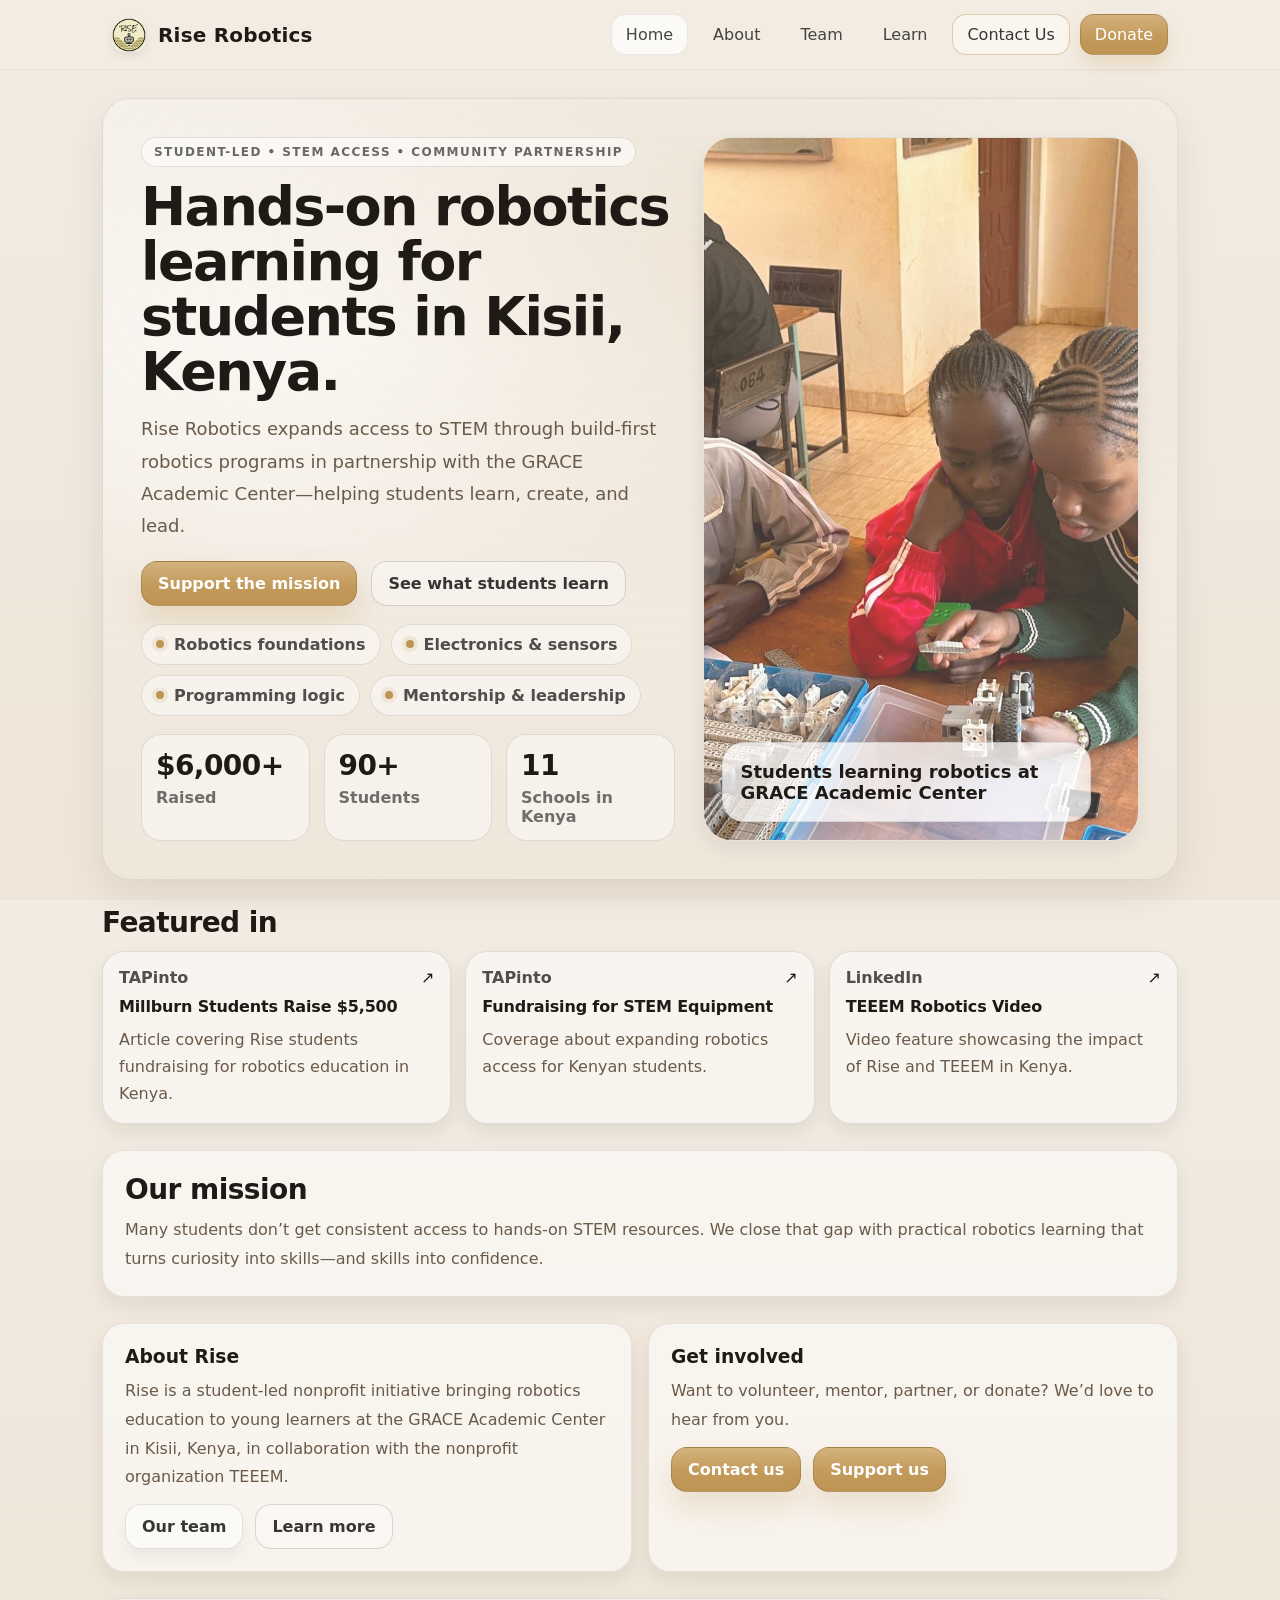
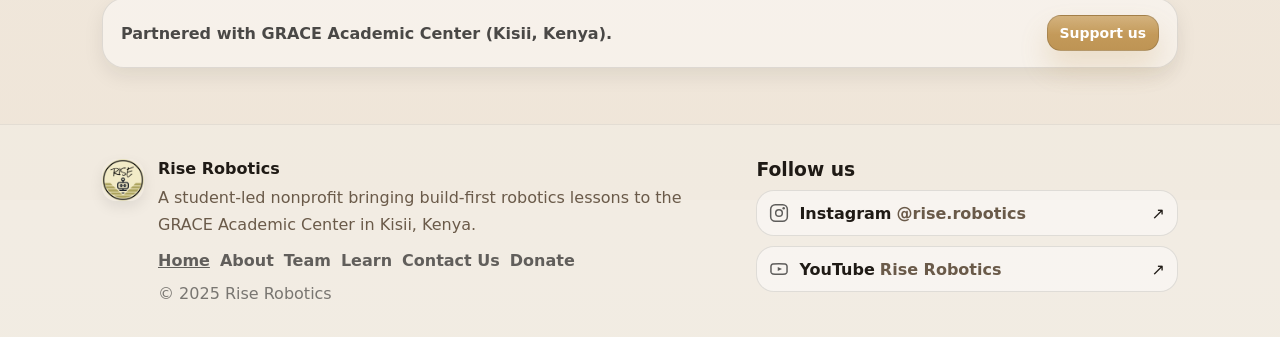
<file: index.html>
<!doctype html>
<html lang="en">
<head>
  <meta charset="utf-8" />
  <meta name="viewport" content="width=device-width, initial-scale=1" />
  <title>Rise Robotics | Home</title>
  <meta name="theme-color" content="#f2ece3" />
  <link rel="icon" href="images/rise-logo.png" />
  <link rel="stylesheet" href="styles.css" />
  <script defer src="app.js"></script>
</head>
<body data-page="home">
  <div id="site-header"></div>
  <main id="main">
    <div class="container">
      <noscript>
        <div class="card prose" style="margin-top:16px">
          This site needs JavaScript enabled to load content from <code>content.json</code>.
        </div>
      </noscript>
      <div id="page-home"></div>
    </div>
  </main>
  <div id="site-footer"></div>
</body>
</html>
</file>
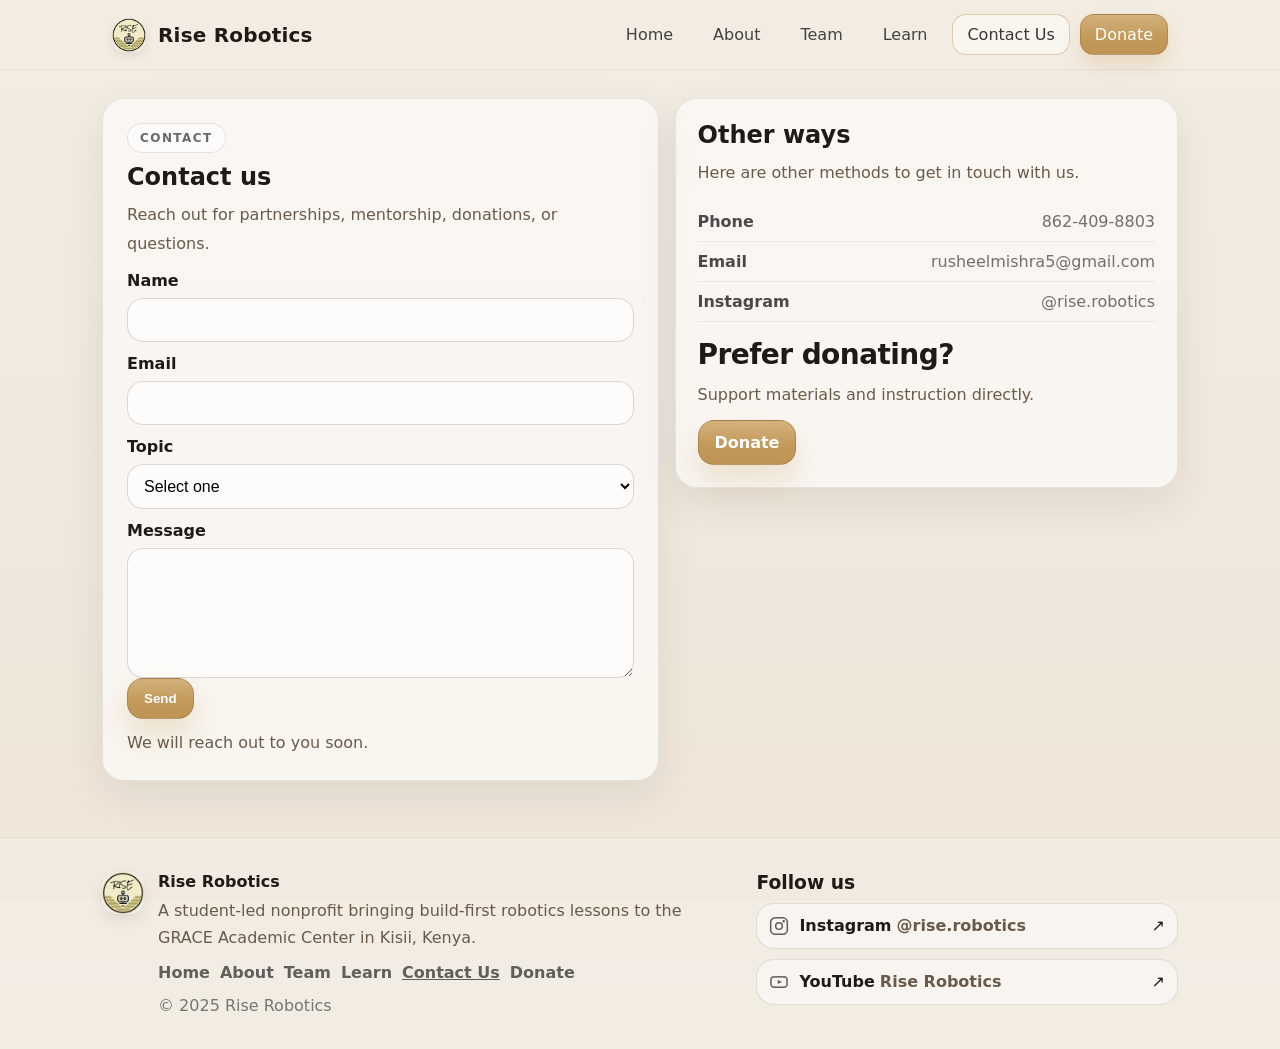
<file: contact.html>
<!doctype html>
<html lang="en">
<head>
  <meta charset="utf-8" />
  <meta name="viewport" content="width=device-width, initial-scale=1" />
  <title>Rise Robotics | Contact</title>
  <meta name="theme-color" content="#f2ece3" />
  <link rel="icon" href="images/rise-logo.png" />
  <link rel="stylesheet" href="styles.css" />
  <script defer src="app.js"></script>
</head>
<body data-page="contact">
  <div id="site-header"></div>
  <main id="main">
    <div class="container">
      <noscript>
        <div class="card prose" style="margin-top:16px">
          This site needs JavaScript enabled to load content from <code>content.json</code>.
        </div>
      </noscript>
      <div id="page-contact"></div>
    </div>
  </main>
  <div id="site-footer"></div>
</body>
</html>
</file>
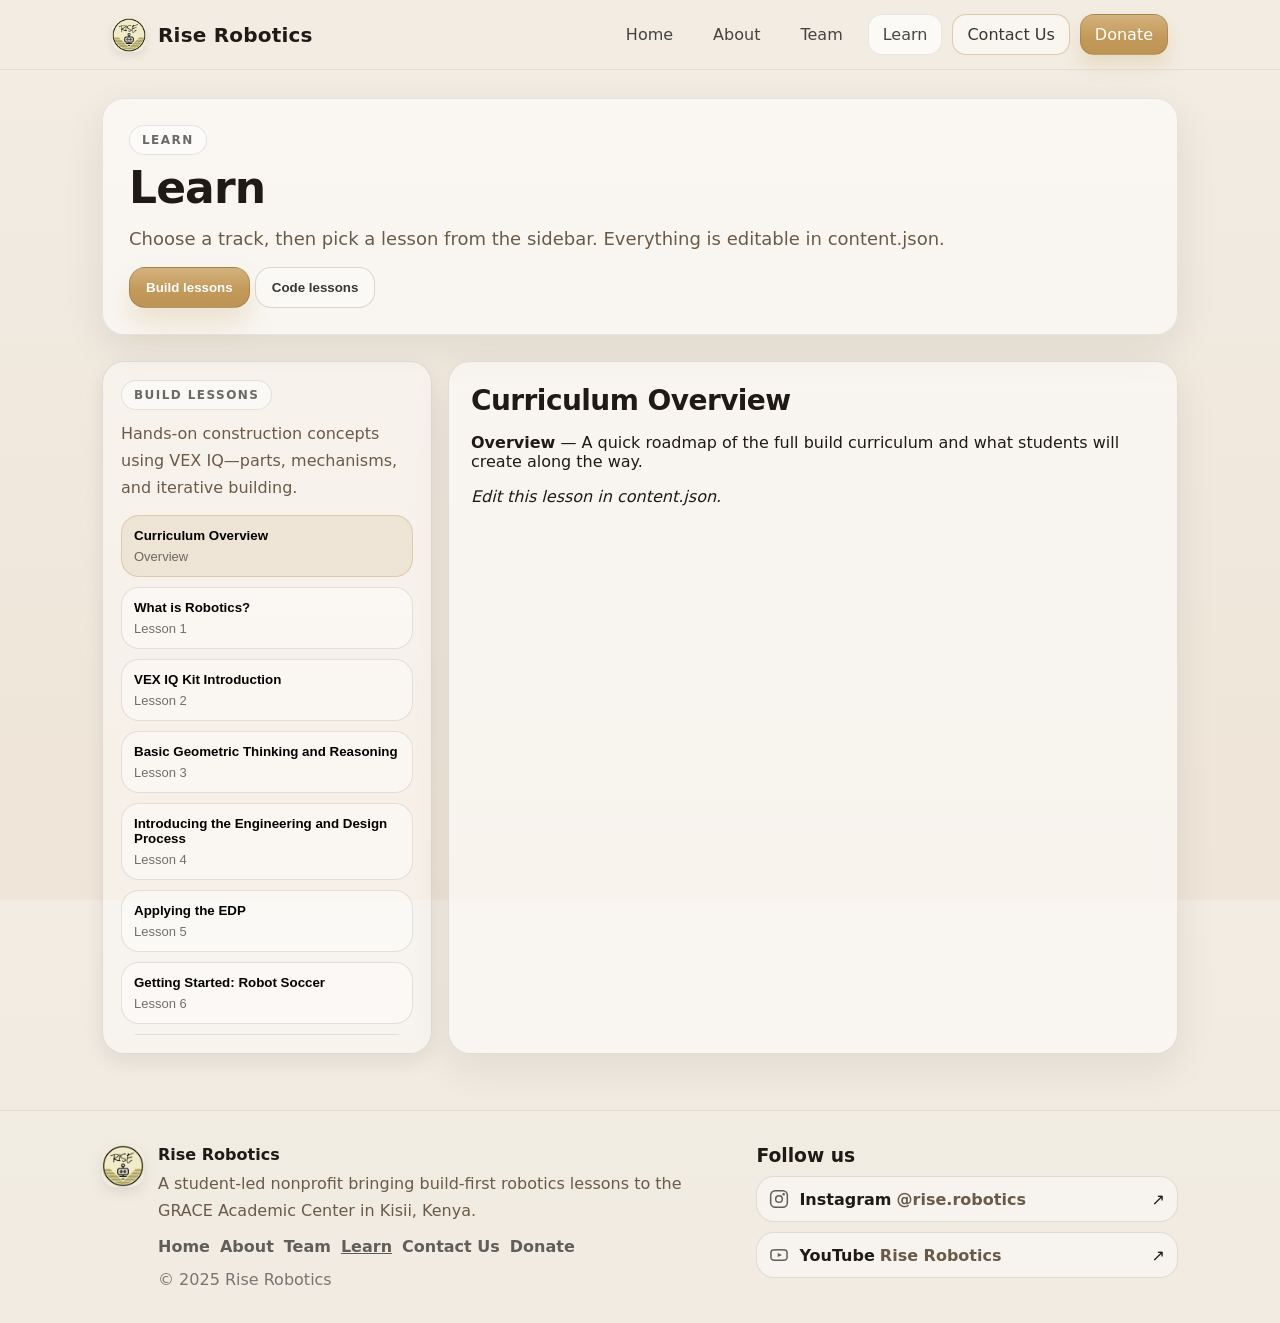
<file: learn.html>
<!doctype html>
<html lang="en">
<head>
  <meta charset="utf-8" />
  <meta name="viewport" content="width=device-width, initial-scale=1" />
  <title>Rise Robotics | Learn</title>
  <meta name="theme-color" content="#f2ece3" />
  <link rel="icon" href="images/rise-logo.png" />
  <link rel="stylesheet" href="styles.css" />
  <script defer src="app.js"></script>
</head>
<body data-page="learn">
  <div id="site-header"></div>
  <main id="main">
    <div class="container">
      <noscript>
        <div class="card prose" style="margin-top:16px">
          This site needs JavaScript enabled to load content from <code>content.json</code>.
        </div>
      </noscript>
      <div id="page-learn"></div>
    </div>
  </main>
  <div id="site-footer"></div>
</body>
</html>
</file>
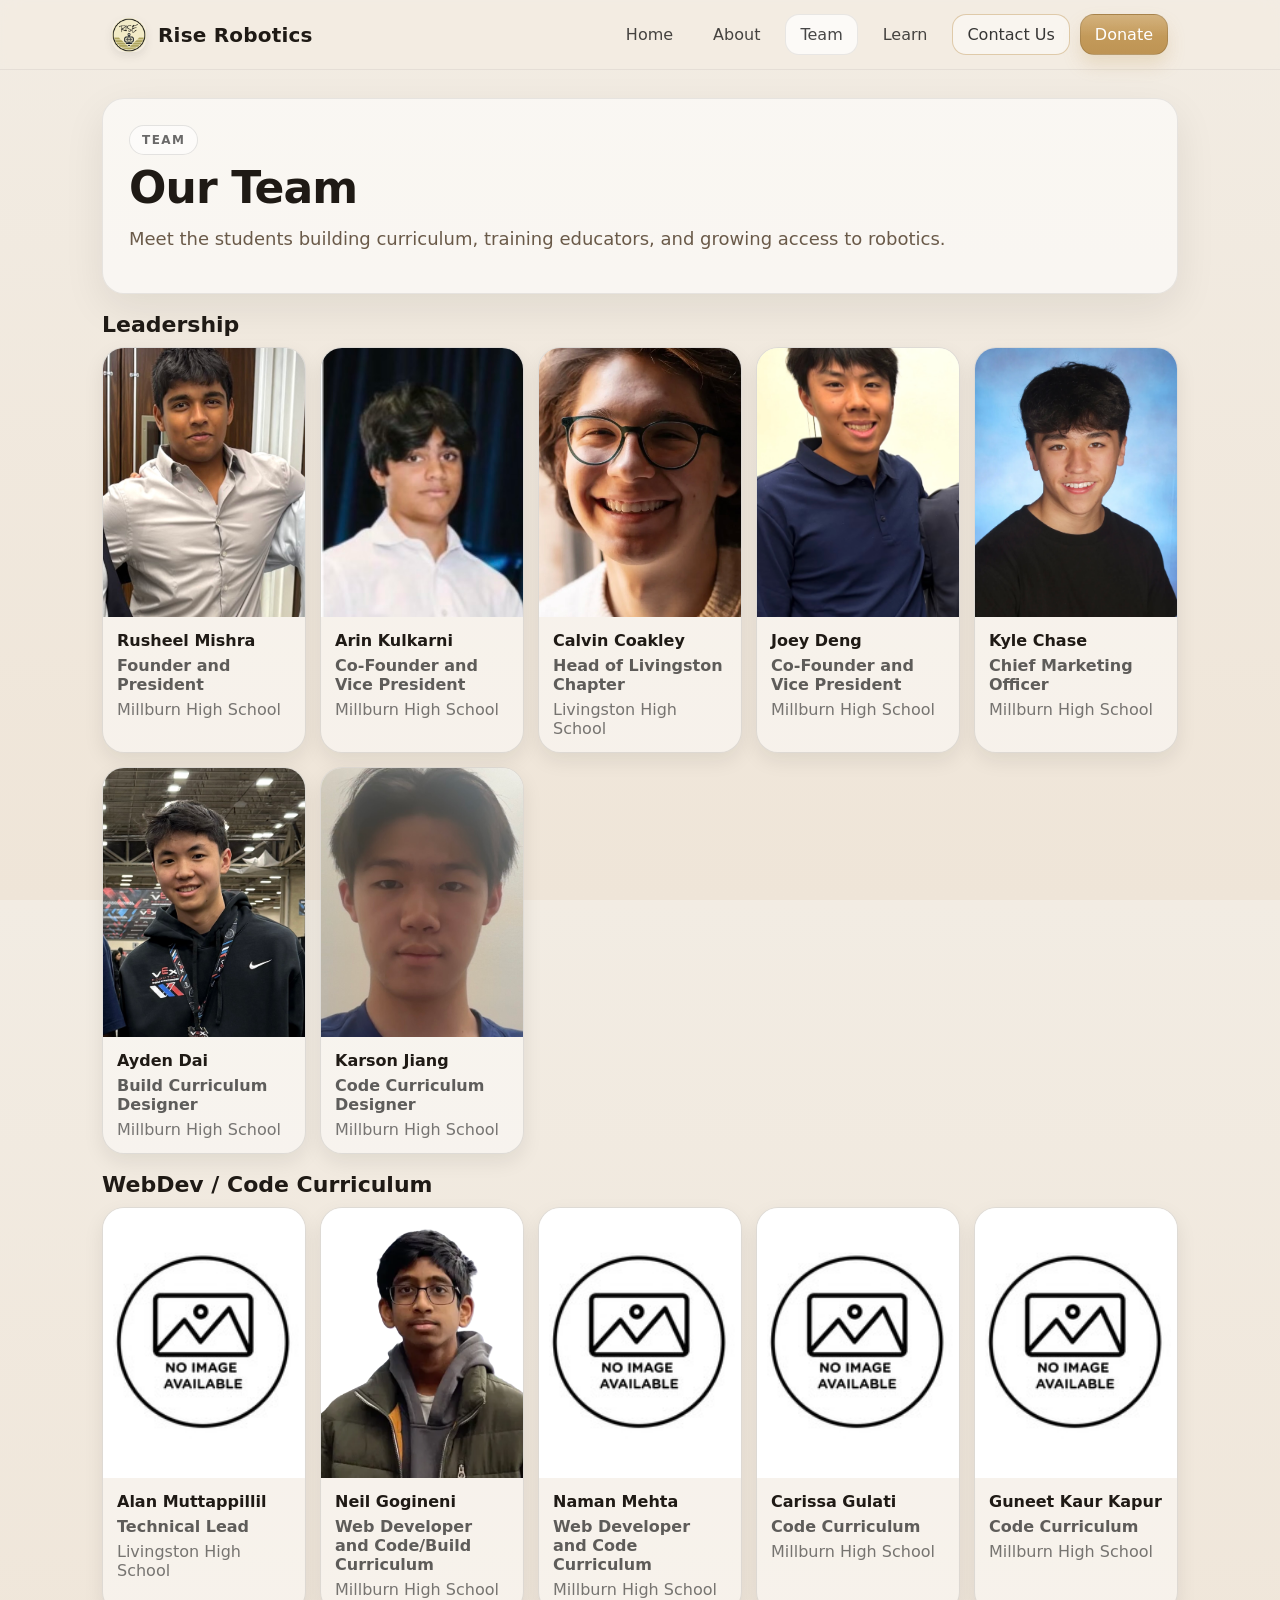
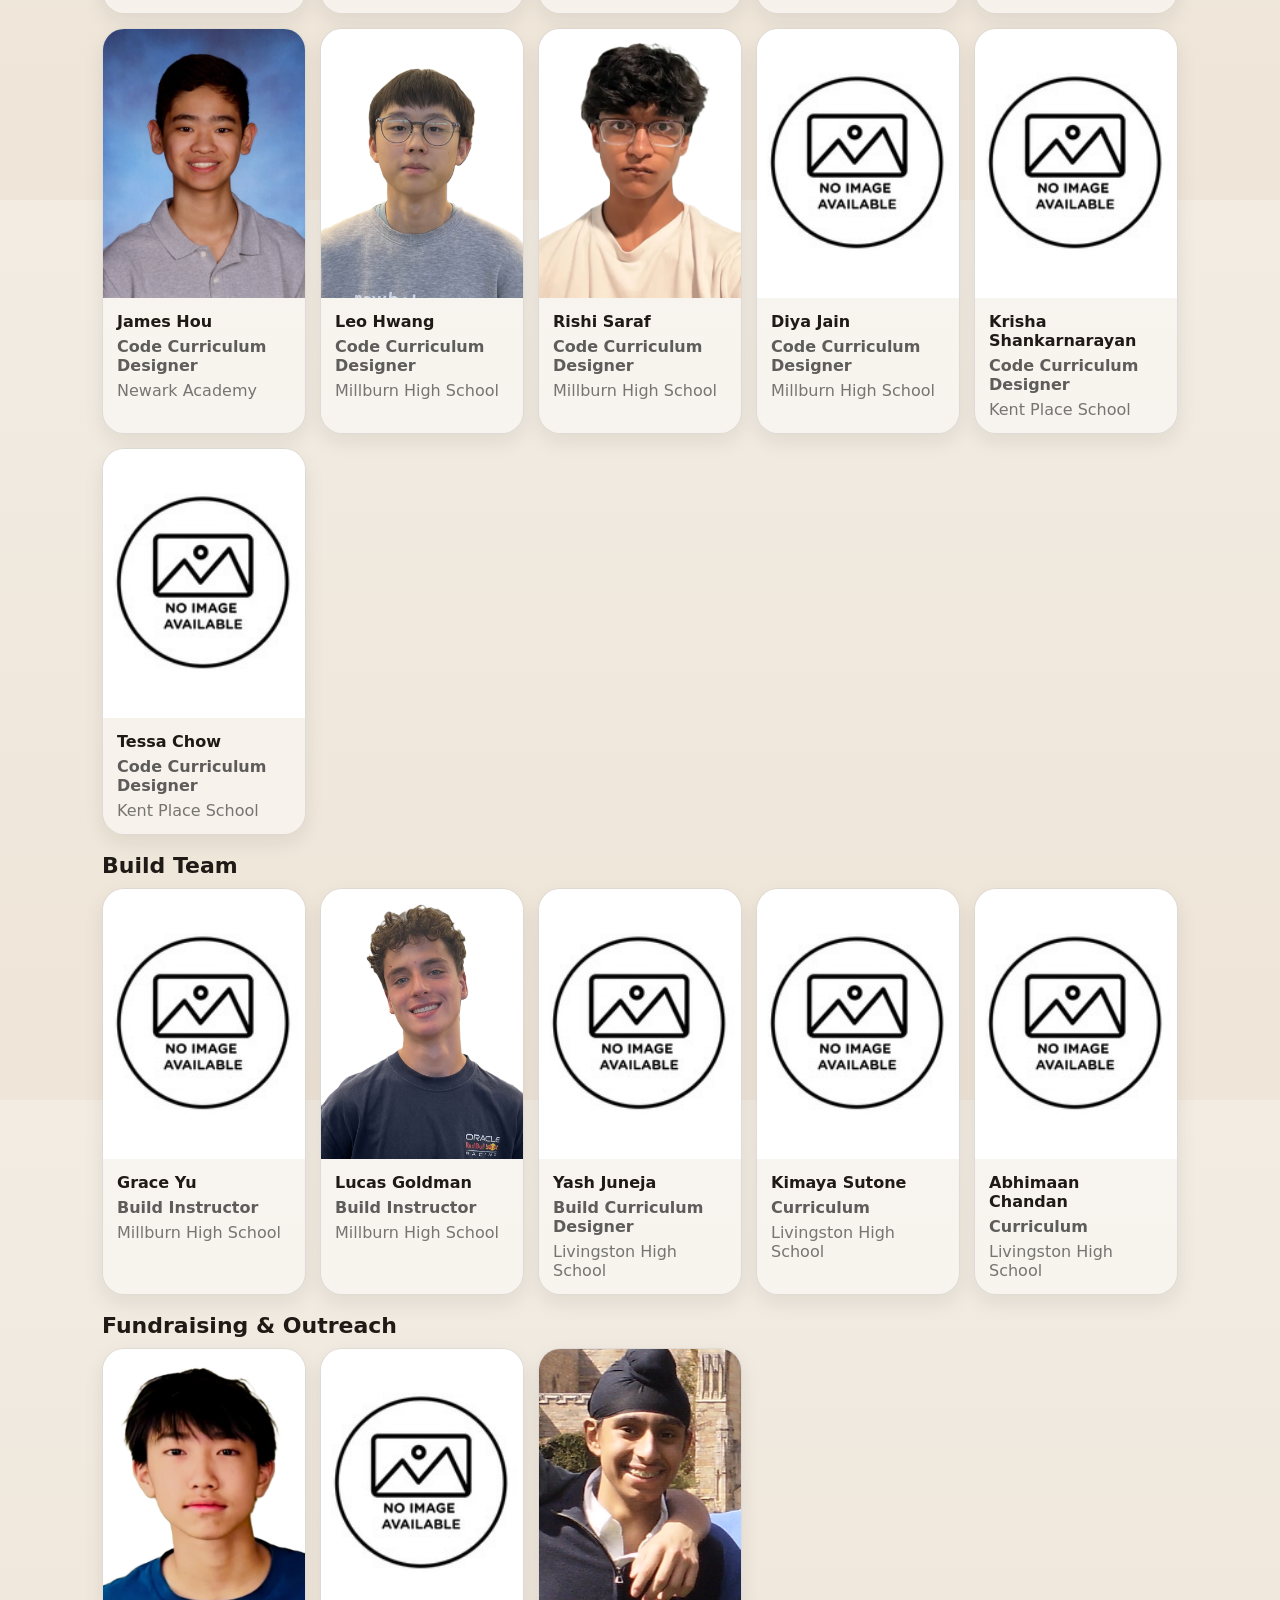
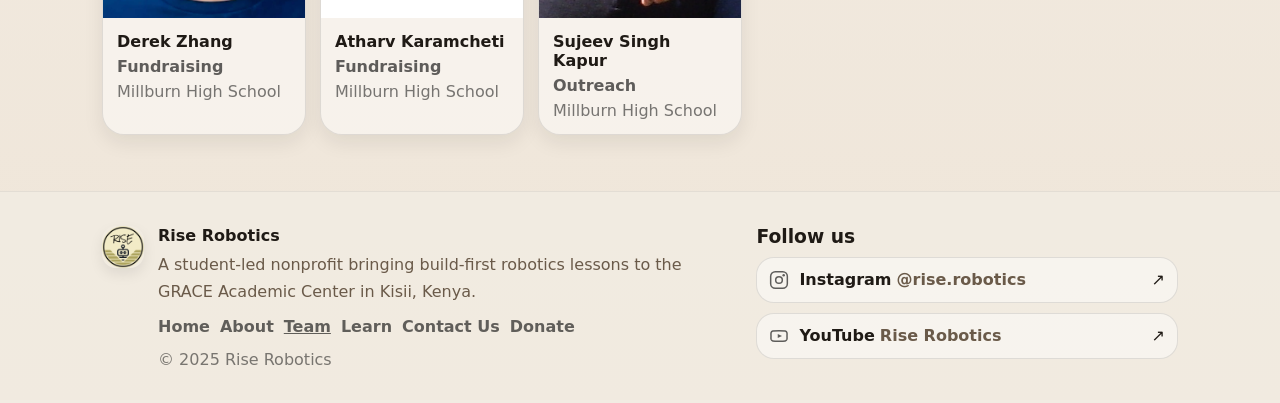
<file: ourteam.html>
<!doctype html>
<html lang="en">
<head>
  <meta charset="utf-8" />
  <meta name="viewport" content="width=device-width, initial-scale=1" />
  <title>Rise Robotics | Team</title>
  <meta name="theme-color" content="#f2ece3" />
  <link rel="icon" href="images/rise-logo.png" />
  <link rel="stylesheet" href="styles.css" />
  <script defer src="app.js"></script>
</head>
<body data-page="team">
  <div id="site-header"></div>
  <main id="main">
    <div class="container">
      <noscript>
        <div class="card prose" style="margin-top:16px">
          This site needs JavaScript enabled to load content from <code>content.json</code>.
        </div>
      </noscript>
      <div id="page-team"></div>
    </div>
  </main>
  <div id="site-footer"></div>
</body>
</html>
</file>
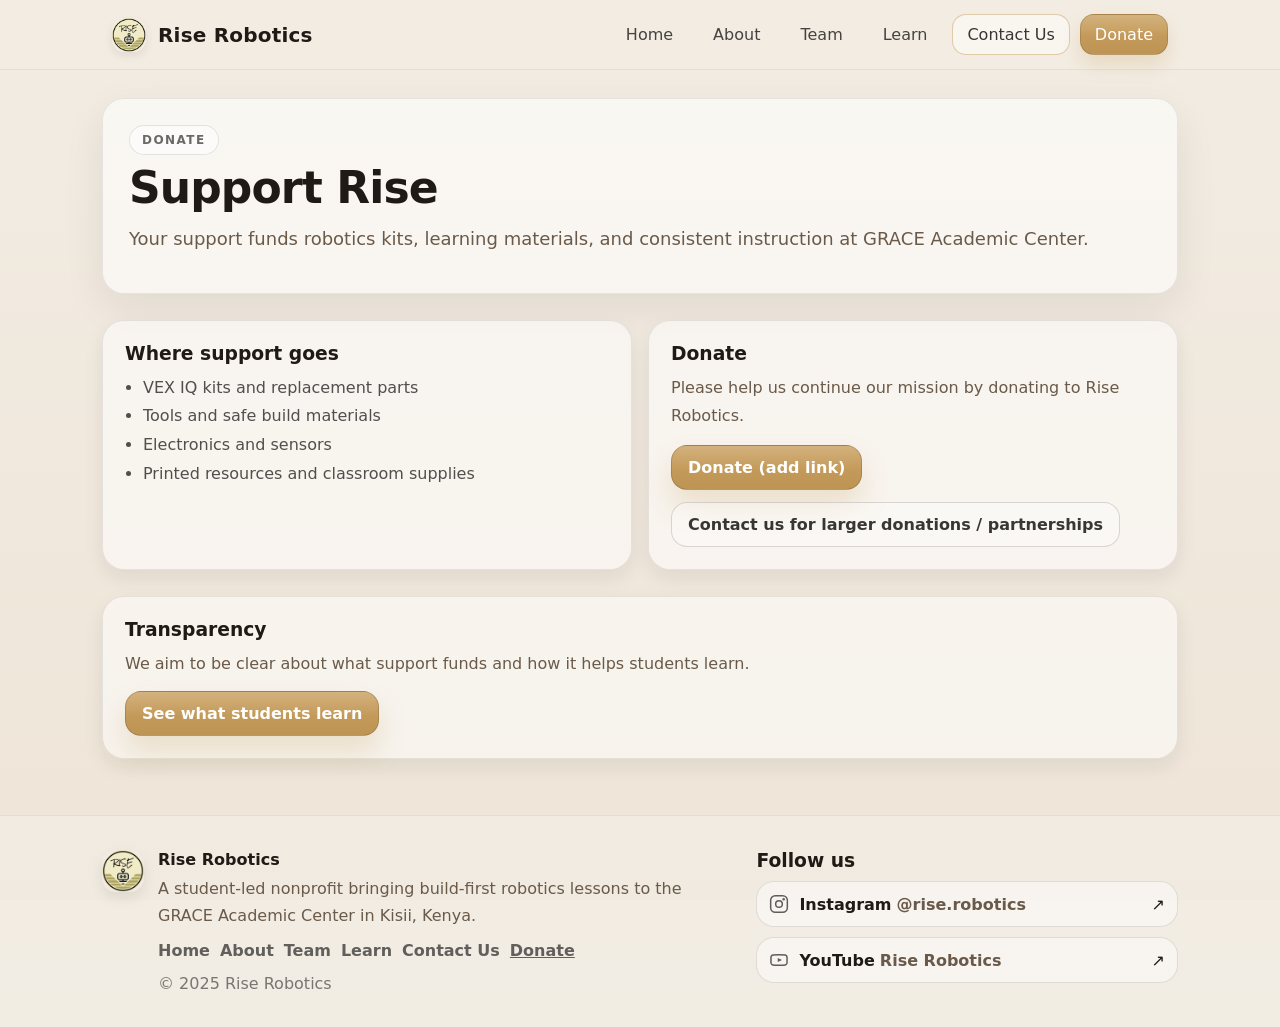
<file: support.html>
<!doctype html>
<html lang="en">
<head>
  <meta charset="utf-8" />
  <meta name="viewport" content="width=device-width, initial-scale=1" />
  <title>Rise Robotics | Donate</title>
  <meta name="theme-color" content="#f2ece3" />
  <link rel="icon" href="images/rise-logo.png" />
  <link rel="stylesheet" href="styles.css" />
  <script defer src="app.js"></script>
</head>
<body data-page="support">
  <div id="site-header"></div>
  <main id="main">
    <div class="container">
      <noscript>
        <div class="card prose" style="margin-top:16px">
          This site needs JavaScript enabled to load content from <code>content.json</code>.
        </div>
      </noscript>
      <div id="page-support"></div>
    </div>
  </main>
  <div id="site-footer"></div>
</body>
</html>
</file>
<file: styles.css>
:root{
  /* Palette tuned to the screenshot you shared */
  --bg: #f2ece3;
  --bg2:#efe5d8;
  --surface:#fbf7f0;
  --surface2:#f3eadc;
  --border: rgba(35, 27, 18, .14);

  --text:#1f1a15;
  --muted:#6a5a49;

  --gold:#be9454;      /* sampled from donate button */
  --gold2:#caa161;     /* slightly lighter */
  --goldDark:#9a6f35;
  --goldSoft:#edd8b8;

  --shadow: 0 14px 40px rgba(26, 20, 14, .08);
  --shadow2: 0 8px 20px rgba(26, 20, 14, .08);

  --radius: 22px;
  --radiusSm: 16px;

  --container: 1120px;
}

*{box-sizing:border-box}
html,body{height:100%}
body{
  margin:0;
  font-family: ui-sans-serif, system-ui, -apple-system, Segoe UI, Roboto, Helvetica, Arial, "Apple Color Emoji","Segoe UI Emoji";
  color:var(--text);
  background:linear-gradient(180deg,var(--bg),var(--bg2));
  min-height:100vh;
  display:flex;
  flex-direction:column;
}

main{flex:1; padding:28px 0 56px}
.container{max-width:var(--container); padding:0 22px; margin:0 auto}

a{color:inherit; text-decoration:none}
code{background:rgba(0,0,0,.04); padding:2px 6px; border-radius:10px}

.skip-link{
  position:absolute; left:-999px; top:auto; width:1px; height:1px; overflow:hidden;
}
.skip-link:focus{
  left:18px; top:12px; width:auto; height:auto;
  background:var(--surface); padding:10px 14px; border-radius:12px; border:1px solid var(--border);
  z-index:9999;
}

/* Header */
.site-header{
  position:sticky; top:0; z-index:50;
  background:rgba(242,236,227,.78);
  backdrop-filter:saturate(140%) blur(10px);
  border-bottom:1px solid rgba(0,0,0,.06);
}
.header-inner{
  display:flex; align-items:center; justify-content:space-between;
  padding:14px 0;
  gap:16px;
}
.brand{
  display:flex; align-items:center; gap:12px; font-weight:800;
}
.brand img{width:34px; height:34px; border-radius:12px; object-fit:cover; box-shadow:0 4px 10px rgba(0,0,0,.08)}
.brand .title{font-size:20px; letter-spacing:.2px}

.nav{display:flex; align-items:center; gap:10px}
.nav a{
  padding:10px 14px;
  border-radius:14px;
  color:rgba(0,0,0,.72);
  border:1px solid transparent;
}
.nav a:hover{background:rgba(255,255,255,.55); border-color:rgba(0,0,0,.06)}
.nav a.active{background:rgba(255,255,255,.7); border-color:rgba(0,0,0,.08)}
.nav a.gold{
  background:
    linear-gradient(180deg, rgba(255,255,255,.18) 0%, rgba(255,255,255,0) 55%),
    linear-gradient(180deg, var(--gold2), var(--gold));
  color:white;
  border:1px solid rgba(0,0,0,.12);
  box-shadow: 0 10px 18px rgba(190,148,84,.22);
}
.nav a.gold:hover{filter:brightness(.98)}
.nav a.gold-outline{
  background:rgba(255,255,255,.45);
  border:1px solid rgba(190,148,84,.45);
  color:rgba(0,0,0,.78);
}
.nav a.gold-outline:hover{background:rgba(255,255,255,.65)}

.mobile-toggle{display:none}

/* Buttons */
.btn{
  display:inline-flex; align-items:center; justify-content:center;
  gap:8px;
  padding:12px 16px;
  border-radius:16px;
  border:1px solid rgba(0,0,0,.10);
  background:rgba(255,255,255,.55);
  color:rgba(0,0,0,.78);
  font-weight:650;
  box-shadow: 0 8px 14px rgba(0,0,0,.05);
}
.btn:hover{background:rgba(255,255,255,.7)}
.btn:active{transform:translateY(1px)}
.btn.small{padding:9px 12px; border-radius:14px; font-size:14px; box-shadow:none}

.btn.gold{
  background:
    linear-gradient(180deg, rgba(255,255,255,.18) 0%, rgba(255,255,255,0) 55%),
    linear-gradient(180deg, var(--gold2), var(--gold));
  color:white;
  border:1px solid rgba(0,0,0,.14);
  box-shadow: 0 16px 28px rgba(190,148,84,.22);
}
.btn.gold:hover{filter:brightness(.99)}
.btn.outline{
  background:rgba(255,255,255,.35);
  border:1px solid rgba(0,0,0,.14);
  box-shadow:none;
}
.btn.ghost{
  background:transparent; border-color:transparent; box-shadow:none;
}
.btn.ghost:hover{background:rgba(255,255,255,.45); border-color:rgba(0,0,0,.06)}

/* Badges / pills */
.badge{
  display:inline-flex; align-items:center;
  padding:7px 12px;
  border-radius:999px;
  border:1px solid rgba(0,0,0,.10);
  background:rgba(255,255,255,.55);
  color:rgba(0,0,0,.58);
  letter-spacing:.12em;
  text-transform:uppercase;
  font-size:12px;
  font-weight:700;
}
.pill{
  display:inline-flex; align-items:center;
  padding:8px 12px;
  border-radius:999px;
  border:1px solid rgba(0,0,0,.10);
  background:rgba(255,255,255,.45);
  color:rgba(0,0,0,.68);
  font-size:14px;
  font-weight:650;
}
.pill-gold{
  background:rgba(190,148,84,.12);
  border-color:rgba(190,148,84,.28);
}

/* Cards / sections */
.section{margin-top:26px}
.card{
  background:rgba(255,255,255,.58);
  border:1px solid rgba(0,0,0,.08);
  border-radius:var(--radius);
  box-shadow: var(--shadow);
}
.panel{
  background:rgba(255,255,255,.50);
  border:1px solid rgba(0,0,0,.08);
  border-radius:var(--radius);
  padding:22px;
  box-shadow: var(--shadow2);
}
.prose{padding:26px}
.prose h1{font-size:44px; line-height:1.05; margin:10px 0 12px; letter-spacing:-.02em}
.prose p{color:var(--muted); font-size:18px; line-height:1.75; margin:0 0 12px}
.prose h2{margin:0 0 10px}
.prose h3{margin:0 0 10px}

/* HERO */
.hero{
  position:relative;
  overflow:hidden;
  border-radius:28px;
  border:1px solid rgba(0,0,0,.08);
  background:
    radial-gradient(1200px 600px at 60% 20%, rgba(190,148,84,.12), transparent 60%),
    radial-gradient(900px 500px at 20% 30%, rgba(255,255,255,.75), transparent 55%),
    linear-gradient(180deg, rgba(255,255,255,.25), rgba(255,255,255,.08));
  box-shadow: var(--shadow);
}
.hero-inner{padding:38px}
.hero-grid{
  display:grid;
  grid-template-columns: 1.1fr .9fr;
  gap:28px;
  align-items:stretch;
}
.hero h1{margin:12px 0 14px; font-size:54px; line-height:1.02; letter-spacing:-.03em}
.hero p{margin:0 0 18px; color:var(--muted); font-size:18px; line-height:1.8}
.hero-actions{display:flex; gap:14px; flex-wrap:wrap; margin-top:10px}

.topic-chips{
  display:flex; flex-wrap:wrap; gap:10px;
  margin-top:18px;
}
.topic-chip{
  display:inline-flex; align-items:center; gap:10px;
  padding:10px 14px;
  border-radius:999px;
  border:1px solid rgba(0,0,0,.10);
  background:rgba(255,255,255,.42);
  color:rgba(0,0,0,.68);
  font-weight:650;
}
.topic-chip::before{
  content:"";
  width:8px; height:8px; border-radius:999px;
  background:var(--gold);
  box-shadow:0 0 0 4px rgba(190,148,84,.14);
}

/* right hero media */
.hero-media{
  position:relative;
  border-radius:28px;
  border:1px solid rgba(0,0,0,.08);
  background:
    linear-gradient(rgba(255,255,255,.68),rgba(255,255,255,.55)),
    linear-gradient(90deg, rgba(0,0,0,.04) 1px, transparent 1px),
    linear-gradient(0deg, rgba(0,0,0,.04) 1px, transparent 1px);
  background-size: auto, 48px 48px, 48px 48px;
  overflow:hidden;
  box-shadow: var(--shadow2);
  min-height:360px;
}
.hero-media::before{
  content:"";
  position:absolute; inset:-80px -60px auto auto;
  width:380px; height:380px; border-radius:999px;
  background: radial-gradient(circle at 30% 30%, rgba(190,148,84,.24), rgba(190,148,84,.08), transparent 70%);
  filter: blur(0px);
}
.carousel-img{
  position:absolute; inset:0;
  width:100%; height:100%;
  object-fit:cover;
  opacity:.78;
  transform:scale(1.02);
}
.carousel-img.fade{animation:fadeIn .6s ease}
@keyframes fadeIn{from{opacity:.2}to{opacity:.78}}

.hero-overlay{
  position:absolute; left:18px; right:18px; bottom:18px;
  background:rgba(255,255,255,.75);
  border:1px solid rgba(0,0,0,.10);
  border-radius:22px;
  padding:18px 18px;
  box-shadow: 0 18px 40px rgba(0,0,0,.10);
}
.hero-overlay h3{margin:0 0 10px; font-size:18px}
.hero-overlay ul{margin:0; padding-left:18px; color:rgba(0,0,0,.68); line-height:1.8}
.hero-overlay li{margin:4px 0}

/* Stats */
.stats{
  display:grid;
  grid-template-columns: repeat(3, minmax(0, 1fr));
  gap:14px;
  margin-top:18px;
}
.stat{
  border-radius:20px;
  border:1px solid rgba(0,0,0,.10);
  background:rgba(255,255,255,.42);
  padding:14px 14px;
}
.stat .num{font-size:28px; font-weight:850; letter-spacing:-.02em}
.stat .lbl{color:rgba(0,0,0,.55); font-weight:650; margin-top:6px}

/* Featured */
.section h2{
  font-size:28px;
  margin:0 0 12px;
  letter-spacing:-.02em;
}
.grid-3{
  display:grid;
  grid-template-columns:repeat(3, minmax(0,1fr));
  gap:14px;
}
.feature-card{
  display:block;
  padding:16px;
  border-radius:22px;
  border:1px solid rgba(0,0,0,.10);
  background:rgba(255,255,255,.45);
  box-shadow: var(--shadow2);
}
.feature-card:hover{background:rgba(255,255,255,.62)}
.feature-card .top{display:flex; align-items:center; justify-content:space-between; gap:12px}
.feature-card .publisher{font-weight:800; color:rgba(0,0,0,.68)}
.feature-card .title{margin-top:10px; font-weight:850; letter-spacing:-.01em}
.feature-card .note{margin-top:10px; color:var(--muted); line-height:1.7}

/* Splits / bubbles */
.split{
  display:grid;
  grid-template-columns: 1fr 1fr;
  gap:16px;
}
.actions{display:flex; gap:12px; flex-wrap:wrap; margin-top:12px}

.bubble{
  display:flex; align-items:center; justify-content:space-between; gap:12px;
  padding:16px 18px;
  border-radius:22px;
  border:1px solid rgba(0,0,0,.10);
  background:rgba(255,255,255,.44);
  box-shadow: var(--shadow2);
}
.bubble .text{font-weight:700; color:rgba(0,0,0,.70)}

/* About layout */
.two-col{
  display:grid; grid-template-columns:1.05fr .95fr; gap:16px;
  align-items:start;
}
.image-stack{display:grid; gap:14px}
.img-card{
  border-radius:22px;
  border:1px solid rgba(0,0,0,.10);
  background:rgba(255,255,255,.45);
  box-shadow: var(--shadow2);
  overflow:hidden;
}
.img-card img{width:100%; height:270px; object-fit:contain; background:rgba(255,255,255,.65)}

/* Team */
.team-section{margin-top:18px}
.team-section h2{margin:18px 0 10px; font-size:22px}
.people{
  display:grid;
  grid-template-columns: repeat(5, minmax(0,1fr));
  gap:14px;
}
.person{
  border-radius:22px;
  border:1px solid rgba(0,0,0,.10);
  background:rgba(255,255,255,.45);
  box-shadow: var(--shadow2);
  overflow:hidden;
}
.person .photo{aspect-ratio: 3/4; background:rgba(255,255,255,.55)}
.person img{width:100%; height:100%; object-fit:cover; display:block}
.person .info{padding:14px}
.person .name{font-weight:850}
.person .role{color:rgba(0,0,0,.62); font-weight:650; margin-top:6px}
.person .school{color:rgba(0,0,0,.52); margin-top:6px}

/* Learn portal */
.learn-portal{
  display:grid;
  grid-template-columns: 330px 1fr;
  gap:16px;
  align-items:stretch;
}
.sidebar{
  border-radius:var(--radius);
  border:1px solid rgba(0,0,0,.10);
  background:rgba(255,255,255,.42);
  box-shadow: var(--shadow2);
  padding:18px;
}
.track-desc{color:var(--muted); line-height:1.7; margin-top:10px}
.lesson-list{list-style:none; padding:0; margin:14px 0 0; display:flex; flex-direction:column; gap:10px; max-height:520px; overflow:auto}
.lesson-btn{
  width:100%;
  text-align:left;
  padding:12px 12px;
  border-radius:18px;
  border:1px solid rgba(0,0,0,.10);
  background:rgba(255,255,255,.45);
  cursor:pointer;
  box-shadow:none;
}
.lesson-btn:hover{background:rgba(255,255,255,.62)}
.lesson-btn.active{
  background:rgba(190,148,84,.14);
  border-color:rgba(190,148,84,.35);
}
.lesson-btn .t{font-weight:800}
.lesson-btn .m{color:rgba(0,0,0,.55); margin-top:6px; font-size:13px}
.lesson-content{
  border-radius:var(--radius);
  border:1px solid rgba(0,0,0,.10);
  background:rgba(255,255,255,.55);
  box-shadow: var(--shadow);
  padding:22px;
}

/* Contact form */
.form-grid{display:grid; grid-template-columns: 1.05fr .95fr; gap:16px; align-items:start}
.form-card{padding:24px}
.field{display:flex; flex-direction:column; gap:8px; margin-top:12px}
.field label{font-weight:750}
.field input,.field select,.field textarea{
  padding:12px 12px;
  border-radius:16px;
  border:1px solid rgba(0,0,0,.14);
  background:rgba(255,255,255,.65);
  font-size:16px;
}
.field textarea{min-height:130px; resize:vertical}
.note{color:var(--muted); line-height:1.7; margin-top:10px}
.info-card{padding:22px}
.kv{margin-top:14px}
.kv .row{display:flex; justify-content:space-between; gap:10px; padding:10px 0; border-bottom:1px solid rgba(0,0,0,.06)}
.kv .k{font-weight:750; color:rgba(0,0,0,.70)}
.kv .v{color:rgba(0,0,0,.55)}

/* Footer */
.site-footer{
  margin-top:auto;
  padding:34px 0;
  border-top:1px solid rgba(0,0,0,.06);
  background:rgba(242,236,227,.75);
}
.footer-inner{display:grid; grid-template-columns: 1.2fr .8fr; gap:22px}
.footer-brand{display:flex; gap:14px; align-items:flex-start}
.footer-brand img{width:42px; height:42px; border-radius:14px; object-fit:cover; box-shadow:0 6px 14px rgba(0,0,0,.08)}
.footer-brand .name{font-weight:900}
.footer-brand .desc{color:var(--muted); line-height:1.7; margin-top:6px}
.footer-links{display:flex; flex-wrap:wrap; gap:10px; margin-top:12px}
.footer-links a{color:rgba(0,0,0,.60); font-weight:650}
.footer-links a:hover{text-decoration:underline}
.footer-links a.active{text-decoration:underline}
.copy{color:rgba(0,0,0,.50); margin-top:14px}

.follow h3{margin:0 0 10px}
.socials{display:grid; gap:10px}
.social{
  display:flex; align-items:center; justify-content:space-between;
  padding:12px 12px;
  border-radius:18px;
  border:1px solid rgba(0,0,0,.10);
  background:rgba(255,255,255,.45);
}
.social:hover{background:rgba(255,255,255,.62)}
.social .left{display:flex; align-items:center; gap:10px}
.icon{width:20px; height:20px; color:rgba(0,0,0,.62)}

/* Mobile */
@media (max-width: 980px){
  .hero-grid{grid-template-columns:1fr}
  .grid-3{grid-template-columns:1fr}
  .split{grid-template-columns:1fr}
  .two-col{grid-template-columns:1fr}
  .people{grid-template-columns: repeat(2, minmax(0,1fr))}
  .learn-portal{grid-template-columns:1fr}
  .form-grid{grid-template-columns:1fr}
  .footer-inner{grid-template-columns:1fr}
  .nav{display:none}
  .mobile-toggle{display:inline-flex}
  .site-header.open .nav{
    display:flex;
    position:absolute;
    left:0; right:0;
    top:64px;
    margin:0 auto;
    padding:12px 22px 16px;
    background:rgba(242,236,227,.92);
    backdrop-filter: blur(10px);
    border-bottom:1px solid rgba(0,0,0,.06);
    gap:10px;
    justify-content:center;
    flex-wrap:wrap;
  }
}
@media (max-width: 640px){
  .hero h1{font-size:40px}
  .prose h1{font-size:38px}
  .people{grid-template-columns:1fr}
  .stats{grid-template-columns:1fr}
}
</file>
